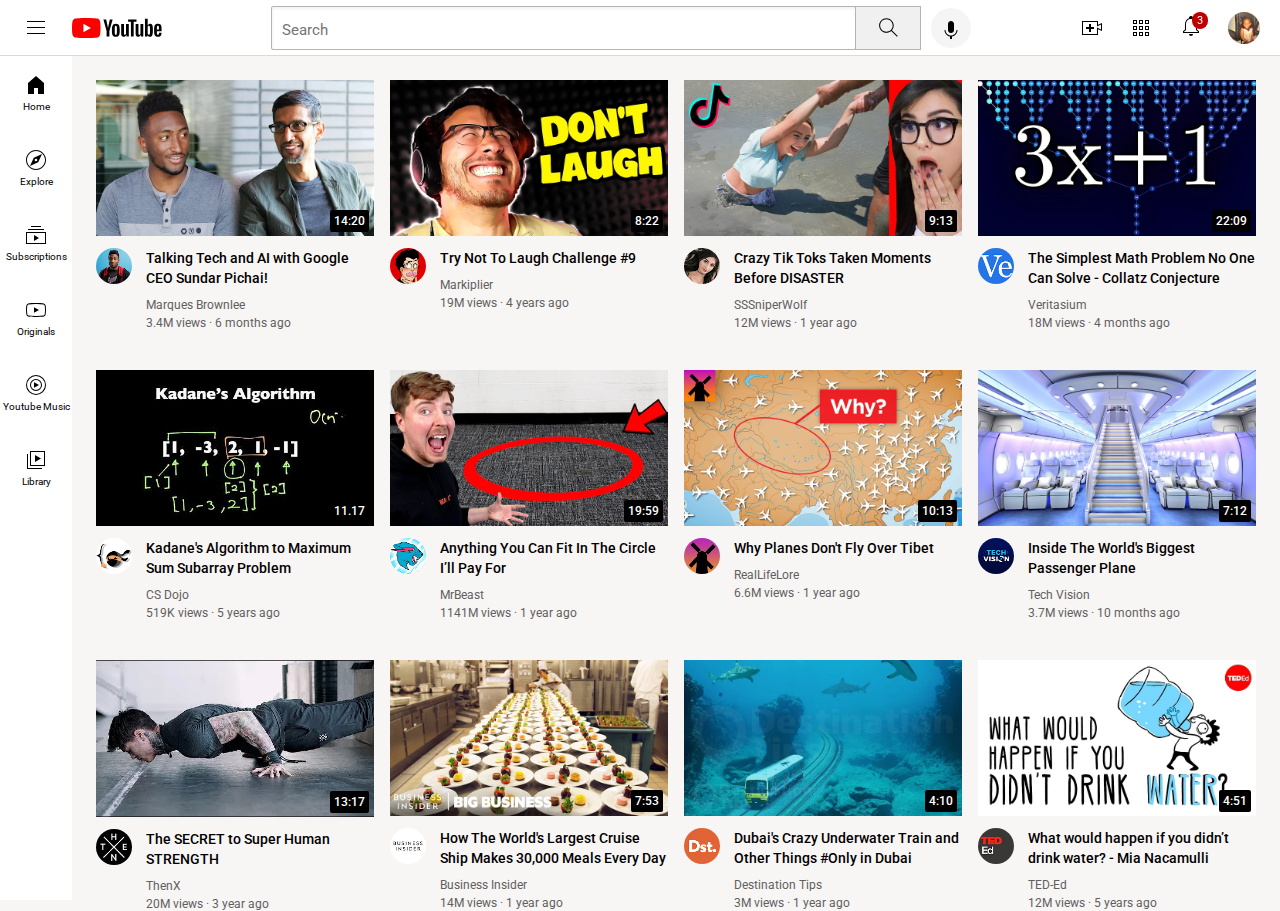
<file: index.html>
<!DOCTYPE html>
<html>
  <head>
    <title>Youtube.com Clone</title>
    <link rel="preconnect" href="https://fonts.googleapis.com">
  <link rel="preconnect" href="https://fonts.gstatic.com" crossorigin>
  <link href="https://fonts.googleapis.com/css2?family=Roboto:ital,wght@0,100;0,300;0,400;0,500;0,700;0,900;1,100;1,300;1,400;1,500;1,700;1,900&display=swap" rel="stylesheet">
  <link rel="stylesheet" href="yt-styles/general.css">
  <link rel="stylesheet" href="yt-styles/header.css">
  <link rel="stylesheet" href="yt-styles/videos.css">
  <link rel="stylesheet" href="yt-styles/sidebar.css">
  </head>

  <body>
    <header class="header">
      <div class="left-section">
        <img class="hamburger-menu" src="icons/hamburger-menu.svg">
        <img class="youtube-logo" src="icons/youtube-logo.svg">
      </div>
      <div class="middle-section">
        <input class="search-bar" type="text" placeholder="Search"> 
        <button class="search-button">
          <img class="search-icon" src="icons/search.svg">
          <div class="tooltip">Search</div>
        </button>
        <button class="voice-search-button">
          <img class="voice-search-icon" src="icons/voice-search-icon.svg">
          <div class="tooltip">Search with your voice</div>
        </button>
      </div>
      <div class="right-section">
        <div class="upload-icon-container">
        <img  class="upload-icon" src="icons/upload.svg">
        <div class="tooltip">Create</div>
        </div>
        <img class="youtube-apps-icon" src="icons/youtube-apps.svg">
        <div class="notifications-icon-container">
        <img class="notifications-icon" src="icons/notifications.svg">
        <div class="notifications-count">3</div>
        </div>
        <img class="current-user-picture" src="channel-pictures/channels4_profile.jpg">
      </div>
    </header>

    
    <nav class="sidebar">
      <div class="sidebar-link">
        <img src="icons/home.svg">
        <div>Home</div>
      </div>
      <div class="sidebar-link">
        <img src="icons/explore.svg">
        <div>Explore</div>
      </div>
      <div class="sidebar-link">
        <img src="icons/subscriptions.svg">
        <div>Subscriptions</div>
      </div>
      <div class="sidebar-link">
        <img src="icons/originals.svg">
        <div>Originals</div>
      </div>
      <div class="sidebar-link">
        <img src="icons/youtube-music.svg">
        <div>Youtube Music</div>
      </div>
      <div class="sidebar-link">
        <img src="icons/library.svg">
        <div>Library</div>
      </div>
    </nav>
    
    <main>
      <section class="video-grid">
        <div class="video-preview">
          <div class="thumbnail-row">
            <a href="https://www.youtube.com/watch?v=n2RNcPRtAiY">
              <img class="thumbnail" src="thumbnails/thumbnail-1.webp" alt="">
              <div class="video-time">14:20</div>
            </a>
          </div>
          <div class="video-info-grid">
            <div class="channel-picture">
              <a href="https://www.youtube.com/c/mkbhd">
                <img class="profile-picture" src="channel-pictures/channel-1.jpeg" alt="">
              </a>
            </div>
            <div class="video-info">
              <p class="video-title">
                <a class="video-link" href="https://www.youtube.com/watch?v=n2RNcPRtAiY">
                  Talking Tech and AI with Google CEO Sundar Pichai!
                </a>
              </p>
          
              <p class="video-author">
                Marques Brownlee
              </p>
          
              <p class="video-stats">
                3.4M views &#183; 6 months ago
              </p>
            </div>
          </div>
        </div>
    
    
        <div class="video-preview">
          <div class="thumbnail-row">
            <a href="https://www.youtube.com/watch?v=mP0RAo9SKZk">
              <img class="thumbnail" src="thumbnails/thumbnail-2.webp" alt="">
              <div class="video-time">8:22</div>
            </a>
          </div>
          <div class="video-info-grid">
            <div class="channel-picture">
              <a href="https://www.youtube.com/c/markiplier">
                <img class="profile-picture" src="channel-pictures/channel-2.jpeg" alt="">
              </a>
            </div>
            <div class="video-info">
              <p class="video-title">
                <a class="video-link" href="https://www.youtube.com/watch?v=mP0RAo9SKZk">
                  Try Not To Laugh Challenge #9
                </a>
              </p>
          
              <p class="video-author">
                Markiplier
              </p>
          
              <p class="video-stats">
                19M views · 4 years ago
              </p>
            </div>
          </div>
        </div>
    
        <div class="video-preview">
          <div class="thumbnail-row">
            <a href="https://www.youtube.com/watch?v=FgjPQQeTh1w">
              <img class="thumbnail" src="thumbnails/thumbnail-3.webp" alt="">
            </a>
            <div class="video-time">9:13</div>
          </div>
          <div class="video-info-grid">
            <div class="channel-picture">
              <img class="profile-picture" src="channel-pictures/channel-3.jpeg" alt="">
            </div>
            <div class="video-info">
              <p class="video-title">
                <a class="video-link" href="https://www.youtube.com/watch?v=FgjPQQeTh1w">
                  Crazy Tik Toks Taken Moments Before DISASTER
                </a>
              </p>
          
              <p class="video-author">
                SSSniperWolf
              </p>
          
              <p class="video-stats">
                12M views · 1 year ago
              </p>
            </div>
          </div>
        </div>
    
    
        <div class="video-preview">
          <div class="thumbnail-row">
            <a href="https://www.youtube.com/watch?v=094y1Z2wpJg">
              <img class="thumbnail" src="thumbnails/thumbnail-4.webp" alt="">
            </a>
            <div class="video-time">22:09</div>
          </div>
          <div class="video-info-grid">
            <div class="channel-picture">
              <img class="profile-picture" src="channel-pictures/channel-4.jpeg" alt="">
            </div>
            <div class="video-info">
              <p class="video-title">
                <a class="video-link" href="https://www.youtube.com/watch?v=094y1Z2wpJg">
                  The Simplest Math Problem No One Can Solve - Collatz Conjecture
                </a>
              </p>
          
              <p class="video-author">
                Veritasium
              </p>
          
              <p class="video-stats">
                18M views · 4 months ago
              </p>
            </div>
          </div>
    
        </div>
        <div class="video-preview">
          <div class="thumbnail-row">
            <a href="https://www.youtube.com/watch?v=86CQq3pKSUw">
              <img class="thumbnail" src="thumbnails/thumbnail-5.webp" alt="">
            </a>
            <div class="video-time">11.17</div>
          </div>
          <div class="video-info-grid">
            <div class="channel-picture">
              <img class="profile-picture" src="channel-pictures/channel-5.jpeg" alt="">
            </div>
            <div class="video-info">
              <p class="video-title">
                <a class="video-link" href="https://www.youtube.com/watch?v=86CQq3pKSUw">
                  Kadane's Algorithm to Maximum Sum Subarray Problem
                </a>
              </p>
          
              <p class="video-author">
                CS Dojo
              </p>
          
              <p class="video-stats">
                519K views · 5 years ago
              </p>
            </div>
          </div>
    
        </div>
    
        <div class="video-preview">
          <div class="thumbnail-row">
            <a href="https://www.youtube.com/watch?v=yXWw0_UfSFg">
              <img class="thumbnail" src="thumbnails/thumbnail-6.webp" alt="">
            </a>
            <div class="video-time">19:59</div>
          </div>
          <div class="video-info-grid">
            <div class="channel-picture">
              <img class="profile-picture" src="channel-pictures/channel-6.jpeg" alt="">
            </div>
            <div class="video-info">
              <p class="video-title">
                <a class="video-link" href="https://www.youtube.com/watch?v=yXWw0_UfSFg">
                  Anything You Can Fit In The Circle I’ll Pay For
                </a>
              </p>
          
              <p class="video-author">
                MrBeast
              </p>
          
              <p class="video-stats">
                1141M views · 1 year ago
              </p>
            </div>
          </div>    
        </div>

        <div class="video-preview">
          <div class="thumbnail-row">
            <a href="https://www.youtube.com/watch?v=fNVa1qMbF9Y">
              <img class="thumbnail" src="thumbnails/thumbnail-7.webp" alt="">
            </a>
            <div class="video-time">10:13</div>
          </div>
          <div class="video-info-grid">
            <div class="channel-picture">
              <img class="profile-picture" src="channel-pictures/channel-7.jpeg" alt="">
            </div>
            <div class="video-info">
              <p class="video-title">
                <a class="video-link" href="https://www.youtube.com/watch?v=fNVa1qMbF9Y">
                  Why Planes Don't Fly Over Tibet   
                </a>
              </p>
          
              <p class="video-author">
                RealLifeLore
              </p>
          
              <p class="video-stats">
                6.6M views · 1 year ago
              </p>
            </div>
          </div>
        </div>

        <div class="video-preview">
          <div class="thumbnail-row">
            <a href="https://www.youtube.com/watch?v=lFm4EM1juls">
              <img class="thumbnail" src="thumbnails/thumbnail-8.webp" alt="">
            </a>
            <div class="video-time">7:12</div>
          </div>
          <div class="video-info-grid">
            <div class="channel-picture">
              <img class="profile-picture" src="channel-pictures/channel-8.jpeg" alt="">
            </div>
            <div class="video-info">
              <p class="video-title">
                <a class="video-link" href="https://www.youtube.com/watch?v=lFm4EM1juls">
                  Inside The World's Biggest Passenger Plane
                </a>
              </p>
          
              <p class="video-author">
                Tech Vision
              </p>
          
              <p class="video-stats">
                3.7M views · 10 months ago
              </p>
            </div>
          </div>
        </div>

        <div class="video-preview">
          <div class="thumbnail-row">
            <a href="https://www.youtube.com/watch?v=ixmxOlcrlUc">
              <img class="thumbnail" src="thumbnails/thumbnail-9.webp" alt="">
            </a>
            <div class="video-time">13:17</div>
          </div>
          <div class="video-info-grid">
            <div class="channel-picture">
              <img class="profile-picture" src="channel-pictures/channel-9.jpeg" alt="">
            </div>
            <div class="video-info">
              <p class="video-title">
                <a class="video-link" href="https://www.youtube.com/watch?v=ixmxOlcrlUc">
                  The SECRET to Super Human STRENGTH
                </a>
              </p>
          
              <p class="video-author">
                ThenX
              </p>
          
              <p class="video-stats">
                20M views · 3 year ago
              </p>
            </div>
          </div>
        </div>

        <div class="video-preview">
          <div class="thumbnail-row">
            <a href="https://www.youtube.com/watch?v=R2vXbFp5C9o">
              <img class="thumbnail" src="thumbnails/thumbnail-10.webp" alt="">
            </a>
            <div class="video-time">7:53</div>
          </div>
          <div class="video-info-grid">
            <div class="channel-picture">
              <a href="https://www.youtube.com/teded">
                <img class="profile-picture" src="channel-pictures/channel-10.jpeg" alt="">
              </a>
            </div>
            <div class="video-info">
              <p class="video-title">
                <a class="video-link" href="https://www.youtube.com/watch?v=R2vXbFp5C9o">
                  How The World's Largest Cruise Ship Makes 30,000 Meals Every Day
                </a>
              </p>
          
              <p class="video-author">
                Business Insider
              </p>
          
              <p class="video-stats">
                14M views · 1 year ago
              </p>
            </div>
          </div>
        </div>

        <div class="video-preview">
          <div class="thumbnail-row">
            <a href="https://www.youtube.com/watch?v=0nZuYyXET3s">
              <img class="thumbnail" src="thumbnails/thumbnail-11.webp" alt="">
            </a>
            <div class="video-time">4:10</div>
          </div>
          <div class="video-info-grid">
            <div class="channel-picture">
              <a href="https://www.youtube.com/user/businessinsider">
                <img class="profile-picture" src="channel-pictures/channel-11.jpeg" alt="">
              </a>
            </div>
            <div class="video-info">
              <p class="video-title">
                <a class="video-link" href="https://www.youtube.com/watch?v=0nZuYyXET3s">
                  Dubai's Crazy Underwater Train and Other Things #Only in Dubai
                </a>
              </p>
          
              <p class="video-author">
                Destination Tips
              </p>
          
              <p class="video-stats">
                3M views · 1 year ago
              </p>
            </div>
          </div>
        </div>

        <div class="video-preview">
          <div class="thumbnail-row">
            <a href="https://www.youtube.com/watch?v=9iMGFqMmUFs">
              <img class="thumbnail" src="thumbnails/thumbnail-12.webp" alt="">
            </a>
            <div class="video-time">4:51</div>
          </div>
          <div class="video-info-grid">
            <div class="channel-picture">
              <a href="https://www.youtube.com/watch?v=9iMGFqMmUFs">
                <img class="profile-picture" src="channel-pictures/channel-12.jpeg" alt="">
              </a>
            </div>
            <div class="video-info">
              <p class="video-title">
                <a class="video-link" href="https://www.youtube.com/watch?v=9iMGFqMmUFs">
                  What would happen if you didn’t drink water? - Mia Nacamulli
                </a>
              </p>
          
              <p class="video-author">
                TED-Ed
              </p>
          
              <p class="video-stats">
                12M views · 5 years ago
              </p>
            </div>
          </div>
        </div>
    
    
        
      </section>  
    </main>
  
  </body> 
</html>
    
<!-- This is a comment about whats happening on the web page-->
</file>
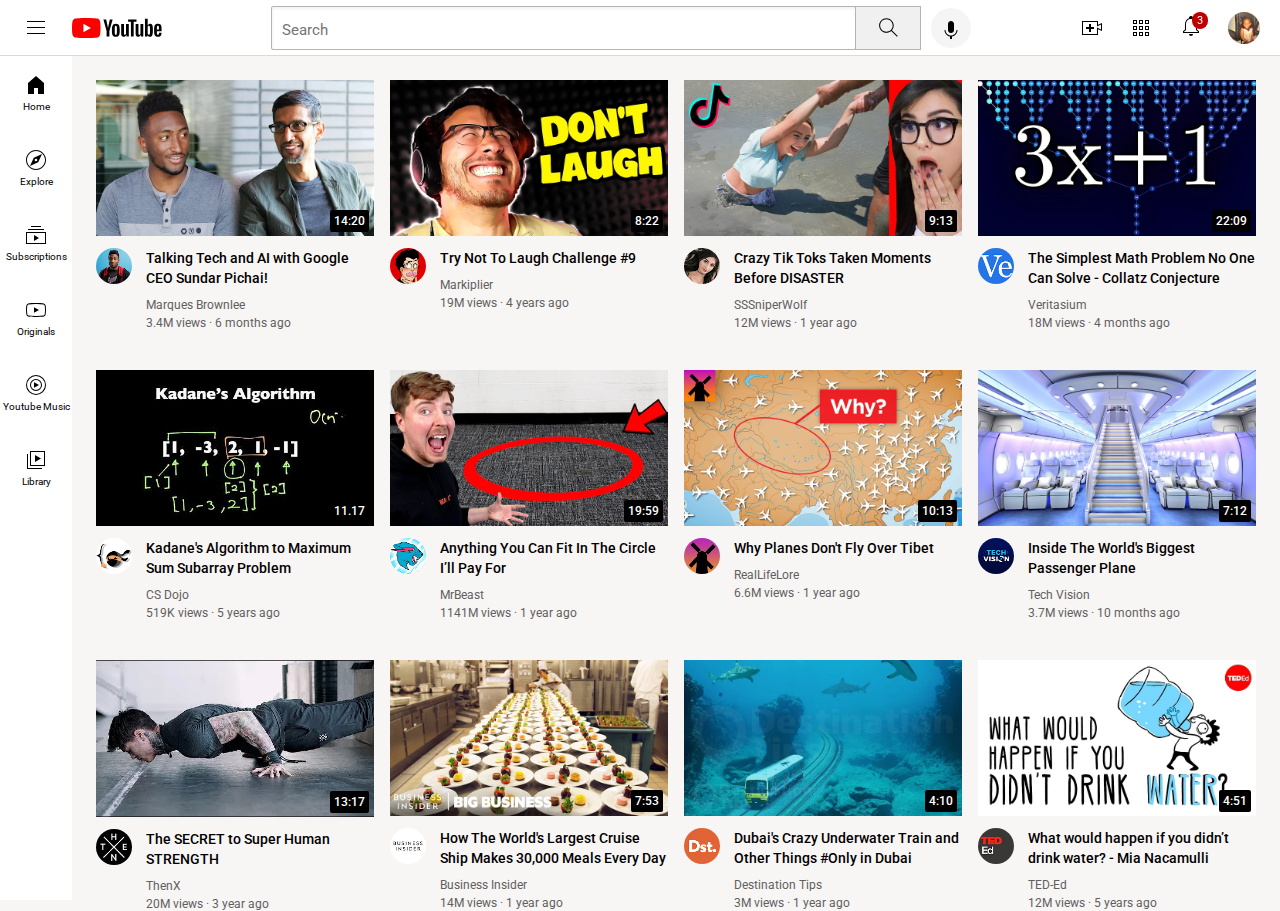
<file: youtube.html>
<!DOCTYPE html>
<html>
  <head>
    <title>Youtube.com Clone</title>
    <link rel="preconnect" href="https://fonts.googleapis.com">
  <link rel="preconnect" href="https://fonts.gstatic.com" crossorigin>
  <link href="https://fonts.googleapis.com/css2?family=Roboto:ital,wght@0,100;0,300;0,400;0,500;0,700;0,900;1,100;1,300;1,400;1,500;1,700;1,900&display=swap" rel="stylesheet">
  <link rel="stylesheet" href="yt-styles/general.css">
  <link rel="stylesheet" href="yt-styles/header.css">
  <link rel="stylesheet" href="yt-styles/videos.css">
  <link rel="stylesheet" href="yt-styles/sidebar.css">
  </head>

  <body>
    <header class="header">
      <div class="left-section">
        <img class="hamburger-menu" src="icons/hamburger-menu.svg">
        <img class="youtube-logo" src="icons/youtube-logo.svg">
      </div>
      <div class="middle-section">
        <input class="search-bar" type="text" placeholder="Search"> 
        <button class="search-button">
          <img class="search-icon" src="icons/search.svg">
          <div class="tooltip">Search</div>
        </button>
        <button class="voice-search-button">
          <img class="voice-search-icon" src="icons/voice-search-icon.svg">
          <div class="tooltip">Search with your voice</div>
        </button>
      </div>
      <div class="right-section">
        <div class="upload-icon-container">
        <img  class="upload-icon" src="icons/upload.svg">
        <div class="tooltip">Create</div>
        </div>
        <img class="youtube-apps-icon" src="icons/youtube-apps.svg">
        <div class="notifications-icon-container">
        <img class="notifications-icon" src="icons/notifications.svg">
        <div class="notifications-count">3</div>
        </div>
        <img class="current-user-picture" src="channel-pictures/channels4_profile.jpg">
      </div>
    </header>

    
    <nav class="sidebar">
      <div class="sidebar-link">
        <img src="icons/home.svg">
        <div>Home</div>
      </div>
      <div class="sidebar-link">
        <img src="icons/explore.svg">
        <div>Explore</div>
      </div>
      <div class="sidebar-link">
        <img src="icons/subscriptions.svg">
        <div>Subscriptions</div>
      </div>
      <div class="sidebar-link">
        <img src="icons/originals.svg">
        <div>Originals</div>
      </div>
      <div class="sidebar-link">
        <img src="icons/youtube-music.svg">
        <div>Youtube Music</div>
      </div>
      <div class="sidebar-link">
        <img src="icons/library.svg">
        <div>Library</div>
      </div>
    </nav>
    
    <main>
      <section class="video-grid">
        <div class="video-preview">
          <div class="thumbnail-row">
            <a href="https://www.youtube.com/watch?v=n2RNcPRtAiY">
              <img class="thumbnail" src="thumbnails/thumbnail-1.webp" alt="">
              <div class="video-time">14:20</div>
            </a>
          </div>
          <div class="video-info-grid">
            <div class="channel-picture">
              <a href="https://www.youtube.com/c/mkbhd">
                <img class="profile-picture" src="channel-pictures/channel-1.jpeg" alt="">
              </a>
            </div>
            <div class="video-info">
              <p class="video-title">
                <a class="video-link" href="https://www.youtube.com/watch?v=n2RNcPRtAiY">
                  Talking Tech and AI with Google CEO Sundar Pichai!
                </a>
              </p>
          
              <p class="video-author">
                Marques Brownlee
              </p>
          
              <p class="video-stats">
                3.4M views &#183; 6 months ago
              </p>
            </div>
          </div>
        </div>
    
    
        <div class="video-preview">
          <div class="thumbnail-row">
            <a href="https://www.youtube.com/watch?v=mP0RAo9SKZk">
              <img class="thumbnail" src="thumbnails/thumbnail-2.webp" alt="">
              <div class="video-time">8:22</div>
            </a>
          </div>
          <div class="video-info-grid">
            <div class="channel-picture">
              <a href="https://www.youtube.com/c/markiplier">
                <img class="profile-picture" src="channel-pictures/channel-2.jpeg" alt="">
              </a>
            </div>
            <div class="video-info">
              <p class="video-title">
                <a class="video-link" href="https://www.youtube.com/watch?v=mP0RAo9SKZk">
                  Try Not To Laugh Challenge #9
                </a>
              </p>
          
              <p class="video-author">
                Markiplier
              </p>
          
              <p class="video-stats">
                19M views · 4 years ago
              </p>
            </div>
          </div>
        </div>
    
        <div class="video-preview">
          <div class="thumbnail-row">
            <a href="https://www.youtube.com/watch?v=FgjPQQeTh1w">
              <img class="thumbnail" src="thumbnails/thumbnail-3.webp" alt="">
            </a>
            <div class="video-time">9:13</div>
          </div>
          <div class="video-info-grid">
            <div class="channel-picture">
              <img class="profile-picture" src="channel-pictures/channel-3.jpeg" alt="">
            </div>
            <div class="video-info">
              <p class="video-title">
                <a class="video-link" href="https://www.youtube.com/watch?v=FgjPQQeTh1w">
                  Crazy Tik Toks Taken Moments Before DISASTER
                </a>
              </p>
          
              <p class="video-author">
                SSSniperWolf
              </p>
          
              <p class="video-stats">
                12M views · 1 year ago
              </p>
            </div>
          </div>
        </div>
    
    
        <div class="video-preview">
          <div class="thumbnail-row">
            <a href="https://www.youtube.com/watch?v=094y1Z2wpJg">
              <img class="thumbnail" src="thumbnails/thumbnail-4.webp" alt="">
            </a>
            <div class="video-time">22:09</div>
          </div>
          <div class="video-info-grid">
            <div class="channel-picture">
              <img class="profile-picture" src="channel-pictures/channel-4.jpeg" alt="">
            </div>
            <div class="video-info">
              <p class="video-title">
                <a class="video-link" href="https://www.youtube.com/watch?v=094y1Z2wpJg">
                  The Simplest Math Problem No One Can Solve - Collatz Conjecture
                </a>
              </p>
          
              <p class="video-author">
                Veritasium
              </p>
          
              <p class="video-stats">
                18M views · 4 months ago
              </p>
            </div>
          </div>
    
        </div>
        <div class="video-preview">
          <div class="thumbnail-row">
            <a href="https://www.youtube.com/watch?v=86CQq3pKSUw">
              <img class="thumbnail" src="thumbnails/thumbnail-5.webp" alt="">
            </a>
            <div class="video-time">11.17</div>
          </div>
          <div class="video-info-grid">
            <div class="channel-picture">
              <img class="profile-picture" src="channel-pictures/channel-5.jpeg" alt="">
            </div>
            <div class="video-info">
              <p class="video-title">
                <a class="video-link" href="https://www.youtube.com/watch?v=86CQq3pKSUw">
                  Kadane's Algorithm to Maximum Sum Subarray Problem
                </a>
              </p>
          
              <p class="video-author">
                CS Dojo
              </p>
          
              <p class="video-stats">
                519K views · 5 years ago
              </p>
            </div>
          </div>
    
        </div>
    
        <div class="video-preview">
          <div class="thumbnail-row">
            <a href="https://www.youtube.com/watch?v=yXWw0_UfSFg">
              <img class="thumbnail" src="thumbnails/thumbnail-6.webp" alt="">
            </a>
            <div class="video-time">19:59</div>
          </div>
          <div class="video-info-grid">
            <div class="channel-picture">
              <img class="profile-picture" src="channel-pictures/channel-6.jpeg" alt="">
            </div>
            <div class="video-info">
              <p class="video-title">
                <a class="video-link" href="https://www.youtube.com/watch?v=yXWw0_UfSFg">
                  Anything You Can Fit In The Circle I’ll Pay For
                </a>
              </p>
          
              <p class="video-author">
                MrBeast
              </p>
          
              <p class="video-stats">
                1141M views · 1 year ago
              </p>
            </div>
          </div>    
        </div>

        <div class="video-preview">
          <div class="thumbnail-row">
            <a href="https://www.youtube.com/watch?v=fNVa1qMbF9Y">
              <img class="thumbnail" src="thumbnails/thumbnail-7.webp" alt="">
            </a>
            <div class="video-time">10:13</div>
          </div>
          <div class="video-info-grid">
            <div class="channel-picture">
              <img class="profile-picture" src="channel-pictures/channel-7.jpeg" alt="">
            </div>
            <div class="video-info">
              <p class="video-title">
                <a class="video-link" href="https://www.youtube.com/watch?v=fNVa1qMbF9Y">
                  Why Planes Don't Fly Over Tibet   
                </a>
              </p>
          
              <p class="video-author">
                RealLifeLore
              </p>
          
              <p class="video-stats">
                6.6M views · 1 year ago
              </p>
            </div>
          </div>
        </div>

        <div class="video-preview">
          <div class="thumbnail-row">
            <a href="https://www.youtube.com/watch?v=lFm4EM1juls">
              <img class="thumbnail" src="thumbnails/thumbnail-8.webp" alt="">
            </a>
            <div class="video-time">7:12</div>
          </div>
          <div class="video-info-grid">
            <div class="channel-picture">
              <img class="profile-picture" src="channel-pictures/channel-8.jpeg" alt="">
            </div>
            <div class="video-info">
              <p class="video-title">
                <a class="video-link" href="https://www.youtube.com/watch?v=lFm4EM1juls">
                  Inside The World's Biggest Passenger Plane
                </a>
              </p>
          
              <p class="video-author">
                Tech Vision
              </p>
          
              <p class="video-stats">
                3.7M views · 10 months ago
              </p>
            </div>
          </div>
        </div>

        <div class="video-preview">
          <div class="thumbnail-row">
            <a href="https://www.youtube.com/watch?v=ixmxOlcrlUc">
              <img class="thumbnail" src="thumbnails/thumbnail-9.webp" alt="">
            </a>
            <div class="video-time">13:17</div>
          </div>
          <div class="video-info-grid">
            <div class="channel-picture">
              <img class="profile-picture" src="channel-pictures/channel-9.jpeg" alt="">
            </div>
            <div class="video-info">
              <p class="video-title">
                <a class="video-link" href="https://www.youtube.com/watch?v=ixmxOlcrlUc">
                  The SECRET to Super Human STRENGTH
                </a>
              </p>
          
              <p class="video-author">
                ThenX
              </p>
          
              <p class="video-stats">
                20M views · 3 year ago
              </p>
            </div>
          </div>
        </div>

        <div class="video-preview">
          <div class="thumbnail-row">
            <a href="https://www.youtube.com/watch?v=R2vXbFp5C9o">
              <img class="thumbnail" src="thumbnails/thumbnail-10.webp" alt="">
            </a>
            <div class="video-time">7:53</div>
          </div>
          <div class="video-info-grid">
            <div class="channel-picture">
              <a href="https://www.youtube.com/teded">
                <img class="profile-picture" src="channel-pictures/channel-10.jpeg" alt="">
              </a>
            </div>
            <div class="video-info">
              <p class="video-title">
                <a class="video-link" href="https://www.youtube.com/watch?v=R2vXbFp5C9o">
                  How The World's Largest Cruise Ship Makes 30,000 Meals Every Day
                </a>
              </p>
          
              <p class="video-author">
                Business Insider
              </p>
          
              <p class="video-stats">
                14M views · 1 year ago
              </p>
            </div>
          </div>
        </div>

        <div class="video-preview">
          <div class="thumbnail-row">
            <a href="https://www.youtube.com/watch?v=0nZuYyXET3s">
              <img class="thumbnail" src="thumbnails/thumbnail-11.webp" alt="">
            </a>
            <div class="video-time">4:10</div>
          </div>
          <div class="video-info-grid">
            <div class="channel-picture">
              <a href="https://www.youtube.com/user/businessinsider">
                <img class="profile-picture" src="channel-pictures/channel-11.jpeg" alt="">
              </a>
            </div>
            <div class="video-info">
              <p class="video-title">
                <a class="video-link" href="https://www.youtube.com/watch?v=0nZuYyXET3s">
                  Dubai's Crazy Underwater Train and Other Things #Only in Dubai
                </a>
              </p>
          
              <p class="video-author">
                Destination Tips
              </p>
          
              <p class="video-stats">
                3M views · 1 year ago
              </p>
            </div>
          </div>
        </div>

        <div class="video-preview">
          <div class="thumbnail-row">
            <a href="https://www.youtube.com/watch?v=9iMGFqMmUFs">
              <img class="thumbnail" src="thumbnails/thumbnail-12.webp" alt="">
            </a>
            <div class="video-time">4:51</div>
          </div>
          <div class="video-info-grid">
            <div class="channel-picture">
              <a href="https://www.youtube.com/watch?v=9iMGFqMmUFs">
                <img class="profile-picture" src="channel-pictures/channel-12.jpeg" alt="">
              </a>
            </div>
            <div class="video-info">
              <p class="video-title">
                <a class="video-link" href="https://www.youtube.com/watch?v=9iMGFqMmUFs">
                  What would happen if you didn’t drink water? - Mia Nacamulli
                </a>
              </p>
          
              <p class="video-author">
                TED-Ed
              </p>
          
              <p class="video-stats">
                12M views · 5 years ago
              </p>
            </div>
          </div>
        </div>
    
    
        
      </section>  
    </main>
  
  </body> 
</html>
    
<!-- This is a comment about whats happening on the web page-->
</file>
<file: yt-styles/general.css>
p {
  margin-top: 0;
  margin-bottom: 0;
}

body {
  font-family: Roboto, Arial;
  margin: 0;
  padding-top: 80px;
  padding-left: 96px;
  padding-right: 24px;
  background-color: rgb(248, 245, 245);
}
</file>
<file: yt-styles/header.css>
.search-bar{
  display: block;
}

.header{
  height: 55px;

  display: flex;
  flex-direction: row;
  justify-content: space-between;

  position: fixed;
  top: 0;
  left: 0;
  right: 0;

  background-color: white;
  border-bottom-width: 1px;
  border-bottom-style: solid;
  border-bottom-color: rgb(218, 218, 218);
  z-index: 100;
}

.hamburger-menu{
  height: 24px;
  margin-left: 24px;
  margin-right: 24px;
}

.youtube-logo{
  height: 20px;
}

.left-section{
  display: flex;
  align-items: center;
}

.search-button{
  background-color: rgb(240, 240, 240);
  height: 44px;
  width: 66px;
  border-width: 1px;
  border-style: solid;
  border-color: rgb(180, 180, 180);
  margin-left: -1px;
  margin-right: 10px;

  position: relative;
}

.search-button:hover, 
.voice-search-button:hover,
.upload-icon-container:hover{
  cursor: pointer;
}

.search-button, 
.voice-search-button, 
.upload-icon-container{
  display: flex;
  position: relative;
  justify-content: center;
  align-items: center;
}

.search-button .tooltip, 
.voice-search-button .tooltip, 
.upload-icon-container .tooltip{
  position: absolute;
  background-color: gray;
  color: white;
  font-family: Roboto, Arial;
  padding-top: 4px;
  padding-bottom: 4px;
  padding-left: 8px;
  padding-right: 8px;
  border-radius: 2px;
  font-size: 12px;
  bottom: -30px;
  transition: opacity 0.15s;
  pointer-events: none;
  white-space: nowrap;
  opacity: 0;
}

.search-button:hover .tooltip, 
.voice-search-button:hover .tooltip,
.upload-icon-container:hover .tooltip{
  opacity: 1;
}

.voice-search-button{
  height: 40px;
  width: 40px;
  border-radius: 20px;
  border: none;
  background-color: rgb(245, 245, 245);

}

.voice-search-icon{
  height: 24px;
  margin-top: 4px;
}

.middle-section{
  flex: 1;
  margin-left: 20px;
  margin-right: 20px;
  max-width: 700px;
  display: flex;
  align-items: center;
  min-width: 200px;
}

.search-bar::placeholder{
  font-family: Roboto;
}

.search-icon{
  height: 25px;
}

.search-bar{
  flex: 1;
  height: 36px;
  padding-left: 10px;
  font-size: 15px;
  border: 1px solid rgb(180, 180, 180);
  border-radius: 2px;
  box-shadow: inset 1px 2px 3px rgba(0, 0, 0, 0.05);
  width: 0;
  z-index: 200;
  padding-top: 5px;
}

.right-section{
  margin-right: 20px;
  width: 180px;
  display: flex;
  align-items: center;
  justify-content: space-between;
  flex-shrink: 0;
}

.upload-icon{
  height: 24px;
}

.youtube-apps-icon{
  height: 24px;
}

.notifications-icon{
  height: 24px;
}

.notifications-icon-container{
  position: relative;
}

.notifications-count{
  position: absolute;
  top: -2px;
  right: -5px;
  background-color: rgb(189, 0, 0);
  color: white;
  font-family: Roboto, Arial;
  font-size: 11px;
  padding-left: 5px;
  padding-right: 5px;
  padding-top: 2px;
  padding-bottom: 2px;
  border-radius: 10px;
}

.current-user-picture{
  height: 32px;
  border-radius: 16px;
}
</file>
<file: yt-styles/videos.css>
.thumbnail{
  width: 100%;
}

.div-example{
  display: inline-block;
}

.video-title{
  margin-top: 0px;
  font-size: 14px;
  font-weight: 500;
  line-height: 20px;
  margin-bottom: 10px;
}

.video-info-grid{
  display: grid;
  grid-template-columns: 50px 1fr;
}

.profile-picture{
  width: 36px;
  border-radius: 50px;
}

.thumbnail-row{
  margin-bottom: 8px;
  position: relative;
}

.video-stats, 
.video-author {
  font-size: 12px;
  color: rgb(96, 96, 96);
}

.video-author{
  margin-bottom: 4px;
}

.video-grid{
  display: grid;
  grid-template-columns: 1fr 1fr 1fr;
  column-gap: 16px;
  row-gap: 40px;
}

@media (max-width: 750px) {
  .video-grid {
    grid-template-columns: 1fr 1fr;
  }
}

@media (min-width: 750px) and (max-width: 999px) {
  .video-grid {
    grid-template-columns: 1fr 1fr 1fr;
  }
}

@media (min-width: 1000px) {
  .video-grid {
    grid-template-columns: 1fr 1fr 1fr 1fr;
  }
}


.video-time{
  font-family: Roboto, Arial;
  font-size: 12px;
  font-weight: 500;
  padding: 4px;
  background-color: black;
  color: white;
  position: absolute;
  bottom: 8px;
  right: 5px;
  border-radius: 2px;
}

.video-link{
  color: black;
  text-decoration: none;
}
</file>
<file: yt-styles/sidebar.css>
.sidebar{
  position: fixed;
  left: 0;
  bottom: 0;
  top: 55px;
  background-color: white;
  width: 72px;
}

.sidebar-link{
  height: 74px;
  margin-bottom: 1px;
  display: flex;
  justify-content: center;
  align-items: center;
  flex-direction: column;
}

.sidebar-link:hover{
  background-color: rgb(224, 223, 223);
  cursor: pointer;
}

.sidebar-link img {
  height: 24px;
  margin-bottom: 4px;
}

.sidebar-link div {
  font-family: Roboto, Arial;
  font-size: 10px;
}
</file>
